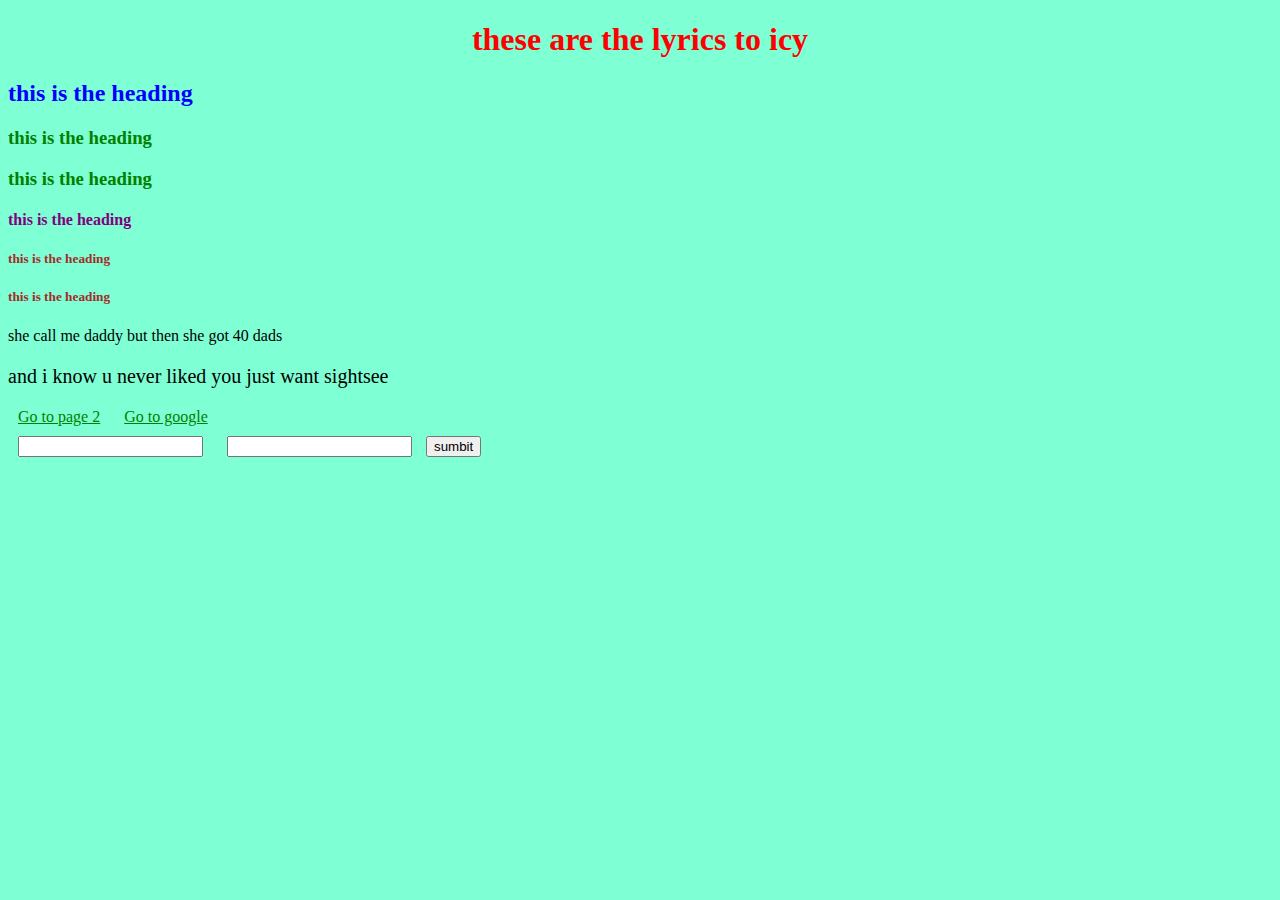
<file: INDEX.HTML>
<!DOCTYPE html>
<html>

<head>
    <title>
        toks site
    </title>
    <link rel="stylesheet" href="style.css">
</head>

<body>
    <h1>
        these are the lyrics to icy
    </h1>
    <h2>
        this is the heading
    </h2>
    <h3>
        this is the heading
    </h3>
    <h3>
        this is the heading
    </h3>
    <h4>
        this is the heading
    </h4>
    <h5>
        this is the heading
    </h5>
    <h5>
        this is the heading
    </h5>
    she call me daddy but then she got 40 dads
    <p> and i know u never liked you just want sightsee</p>
    <a href="page.html">Go to page 2</a>
    <a href="http://www.google.com">Go to google</a>
    <form>
        <input type= "text">
        <input type= "number">
        
        <button>sumbit</button>
    </form>
</body>

</html>
</file>
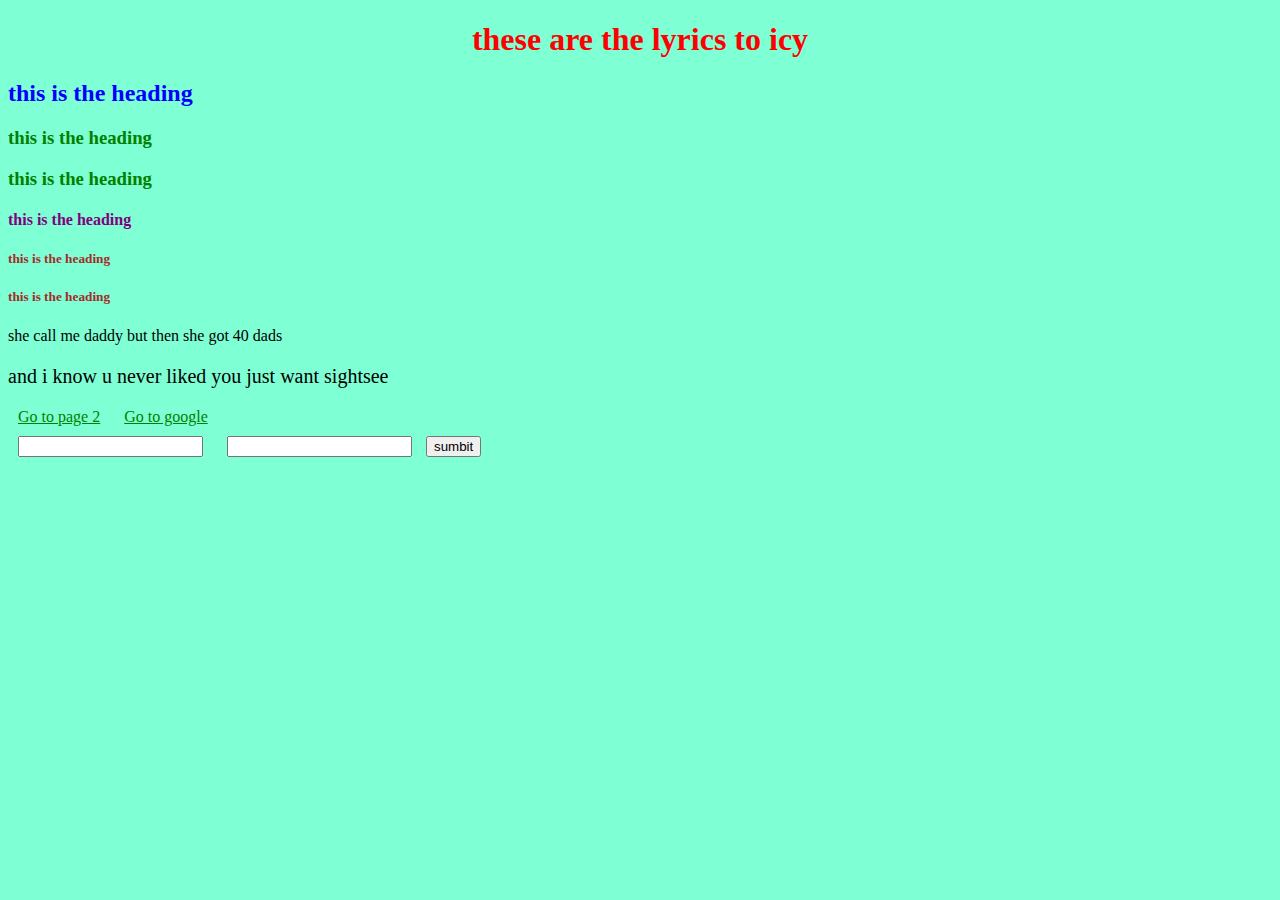
<file: index.html>
<!DOCTYPE html>
<html>

<head>
    <title>
        toks site
    </title>
    <link rel="stylesheet" href="style.css">
</head>

<body>
    <h1>
        these are the lyrics to icy
    </h1>
    <h2>
        this is the heading
    </h2>
    <h3>
        this is the heading
    </h3>
    <h3>
        this is the heading
    </h3>
    <h4>
        this is the heading
    </h4>
    <h5>
        this is the heading
    </h5>
    <h5>
        this is the heading
    </h5>
    she call me daddy but then she got 40 dads
    <p> and i know u never liked you just want sightsee</p>
    <a href="page.html">Go to page 2</a>
    <a href="http://www.google.com">Go to google</a>
    <form>
        <input type= "text">
        <input type= "number">
        
        <button>sumbit</button>
    </form>
</body>

</html>
</file>
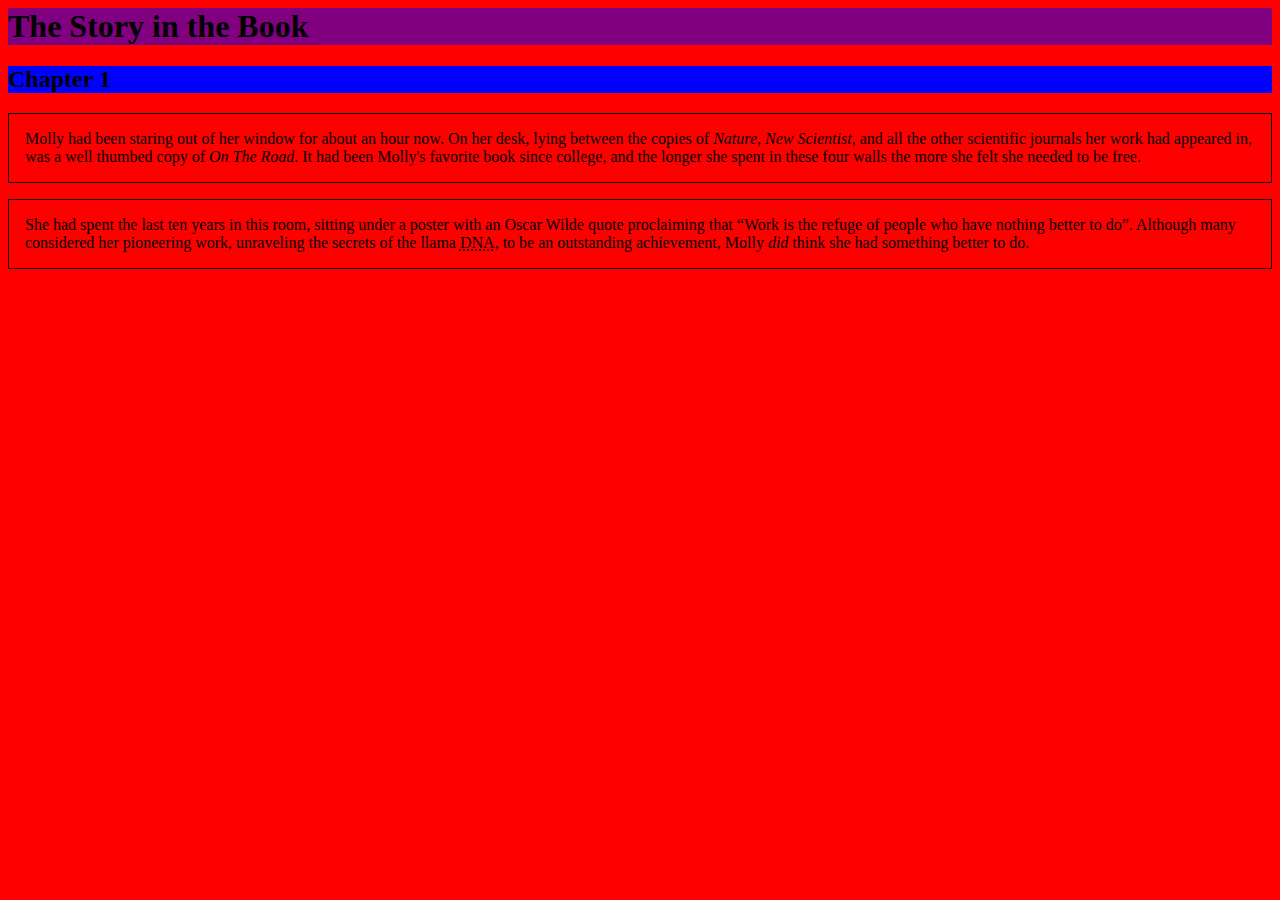
<file: assignment 2.html>
<!DOCTYPE =html>
<html>

<head>
    <link href="assignment 2 .css" rel="stylesheet">
    <title>Text</title>
</head>

<body>
    <h1>The Story in the Book</h1>
    <h2>Chapter 1</h2>
    <p>Molly had been staring out of her window for about an hour now. On her desk, lying between the copies of <i>Nature</i>,
        <i>New Scientist</i>, and all the other scientific journals her work had appeared in, was a well thumbed copy of
        <cite>On The Road</cite>. It had been Molly's favorite book since college, and the longer she spent in these four
        walls the more she felt she needed to be free.</p>
    <p>She had spent the last ten years in this room, sitting under a poster with an Oscar Wilde quote proclaiming that <q>Work
            is the refuge of people who have nothing better to do</q>. Although many considered her pioneering work, unraveling
        the secrets of the llama <abbr title="Deoxyribonucleic acid">DNA</abbr>, to be an outstanding achievement, Molly
        <em>did</em> think she had something better to do.</p>
</body>

</html>
</file>
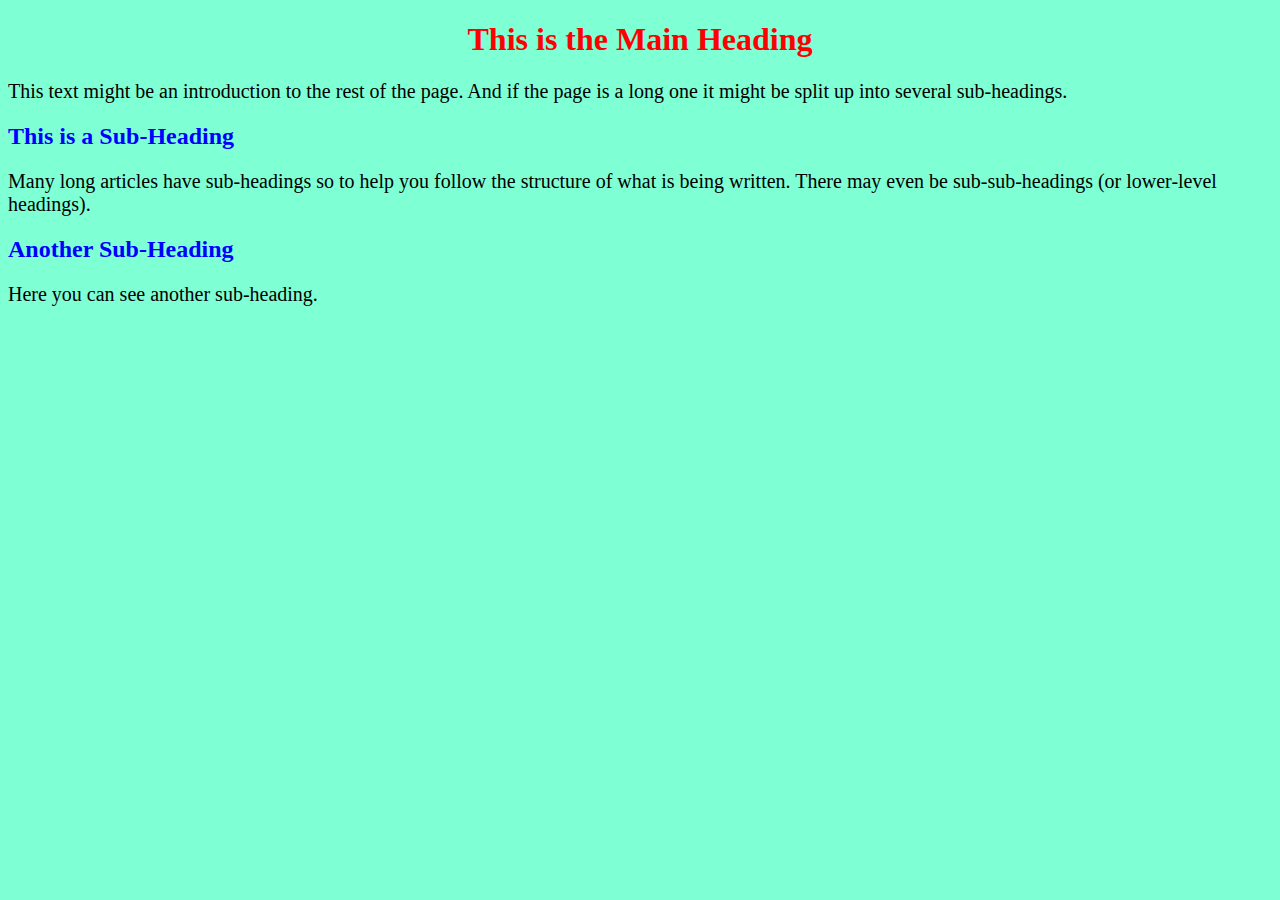
<file: assignment.html>
<!DOCTYPE html>
<html>
<head>
    <title>
        html and css
    </title>
    <link rel="stylesheet" href="style.css">
</head>
<body>
    <h1>This is the Main Heading</h1>
    <p>This text might be an introduction to the rest of the page. And if the page is a long one it might be split up into
        several sub-headings.
        <p>
            <h2>This is a Sub-Heading</h2>
            <p>Many long articles have sub-headings so to help you follow the structure of what is being written. There may
                even be sub-sub-headings (or lower-level headings).
            </p>
            <h2>Another Sub-Heading</h2>
            <p>Here you can see another sub-heading.</p>
</body>

</html>
</file>
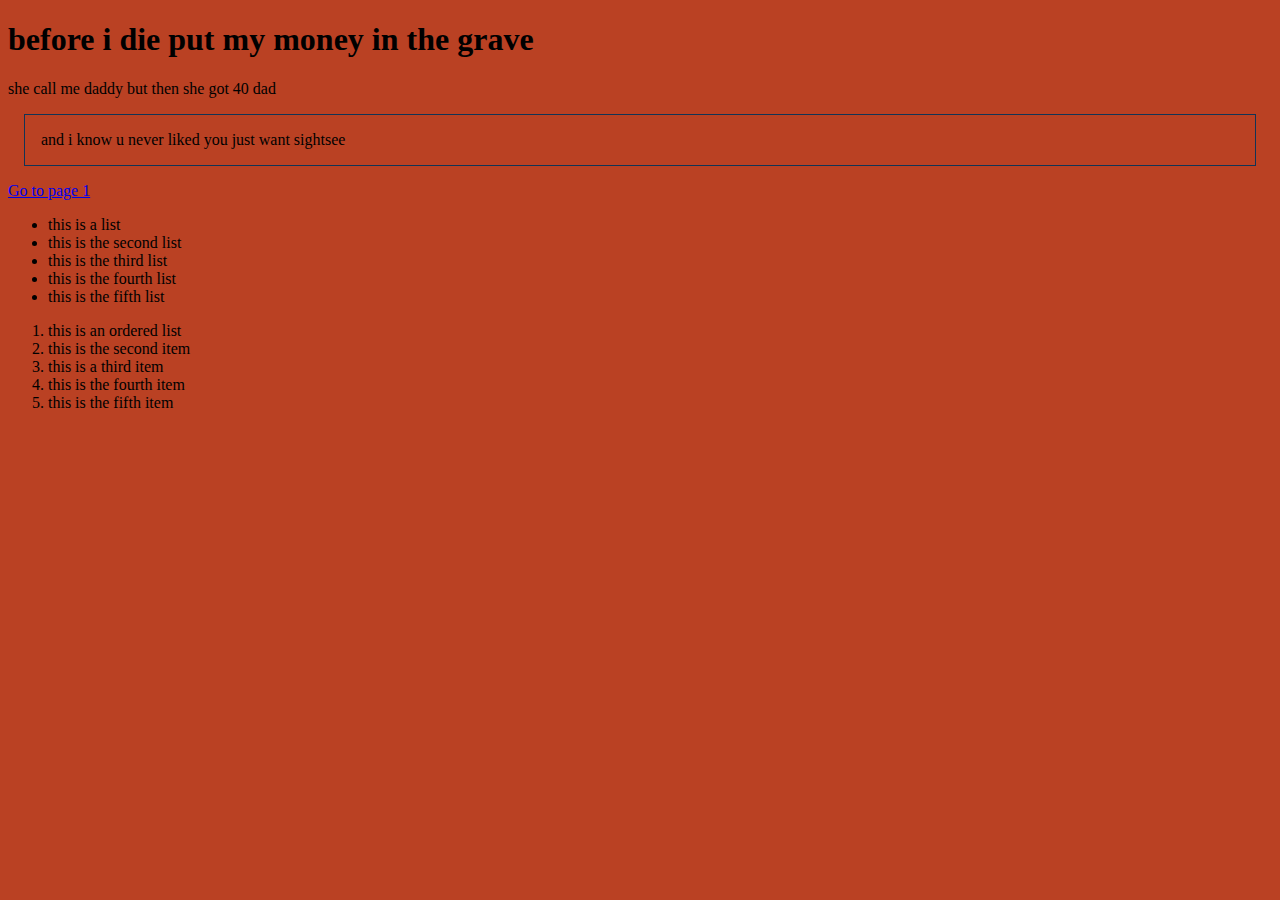
<file: page.html>
<!DOCTYPE html>
<html>
<head>
    <title>
        toks site second page
    </title>
    <style>
        body {
            background-color: #ba4123
        }

        p {
            margin: 1em;
            padding: 1em;
        }
    </style>
</head>

<body>
    <h1>
        before i die put my money in the grave
    </h1>
    she call me daddy but then she got 40 dad
    <p style="border-width: 1px; border-style: solid; border-color: #123456"> and i know u never liked you just want sightsee
        </p>
    <a href="index.html">Go to page 1</a>
    <ul>
        <li>
            this is a list
        </li>
        <li>
            this is the second list
        </li>
        <li>
            this is the third list
        </li>
        <li>
            this is the fourth list
        </li>
        <li>
            this is the fifth list
        </li>
    </ul>
    <ol>
        <li>
            this is an ordered list
        </li>
        <li>
            this is the second item
        </li>
        <li>
            this is a third item
        </li>
        <li>
            this is the fourth item
        </li>
        <li>
            this is the fifth item
        </li>
    </ol>
</body>

</html>
</file>
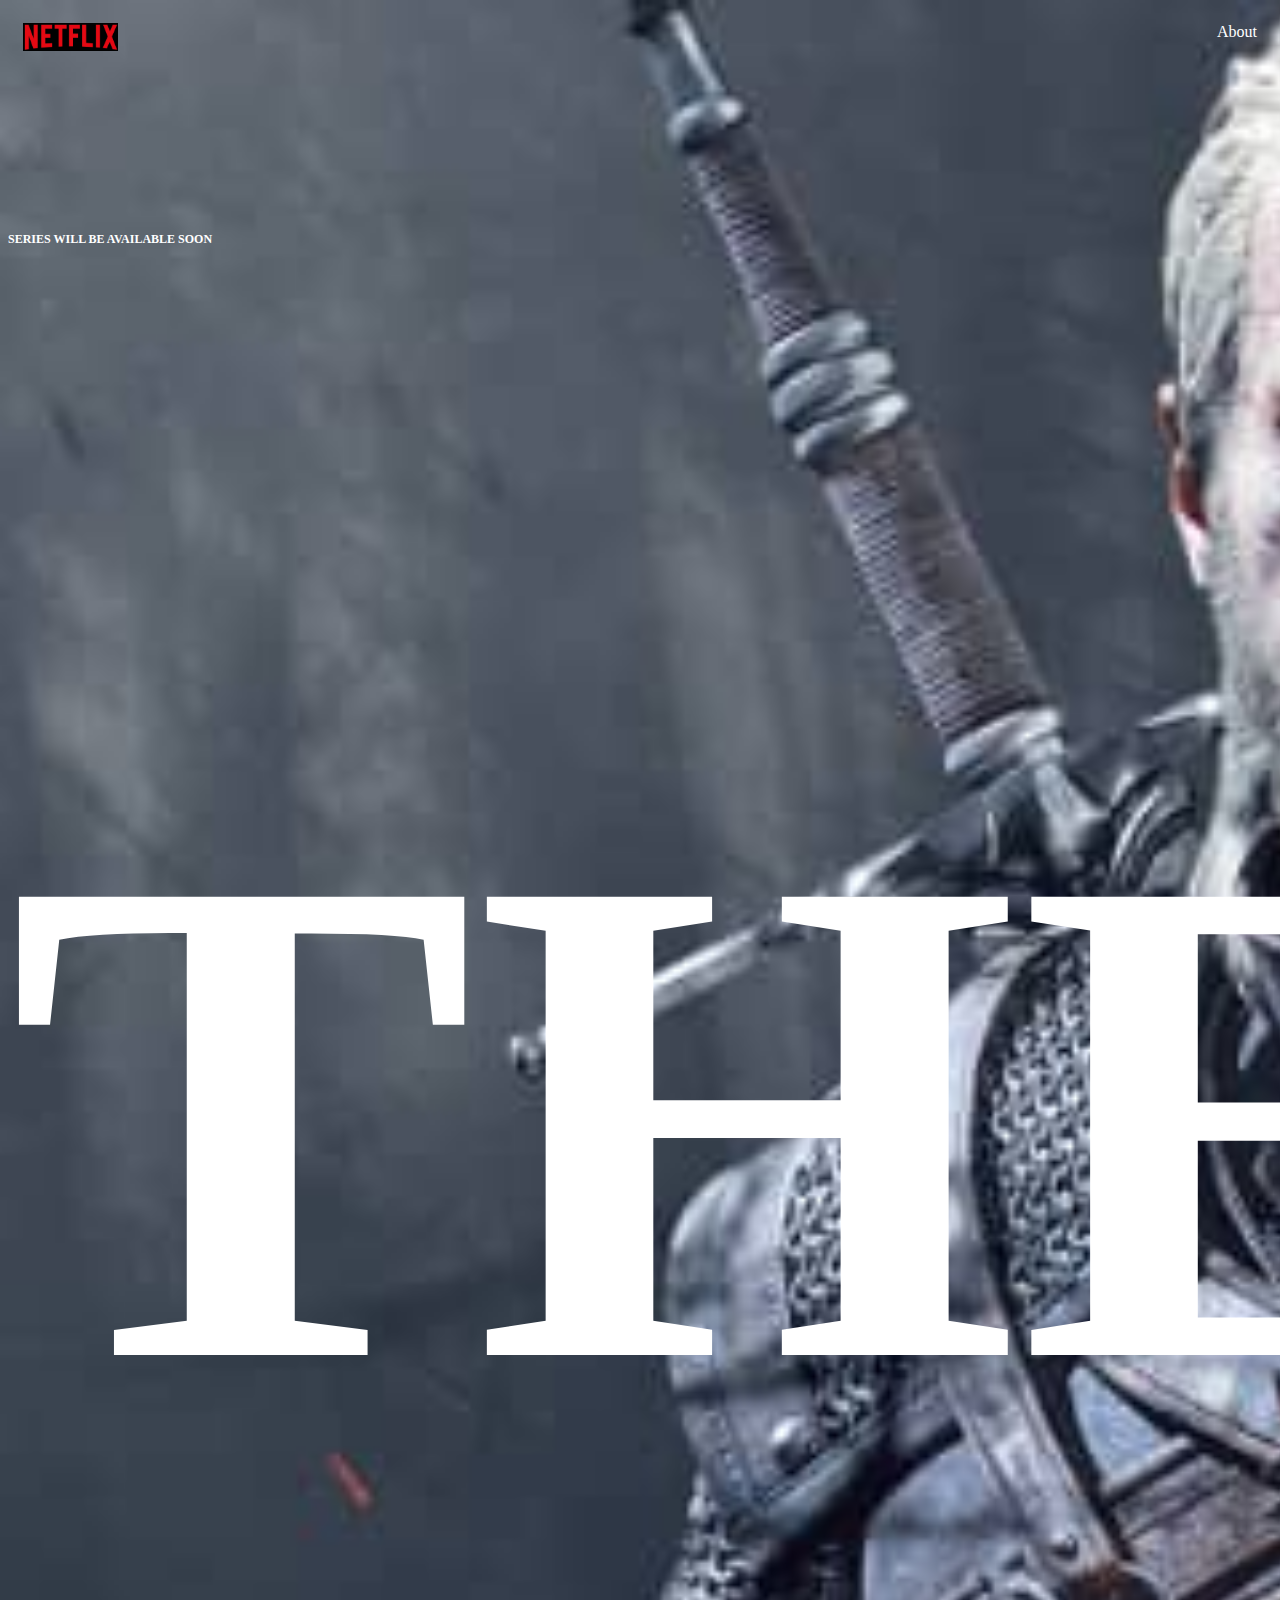
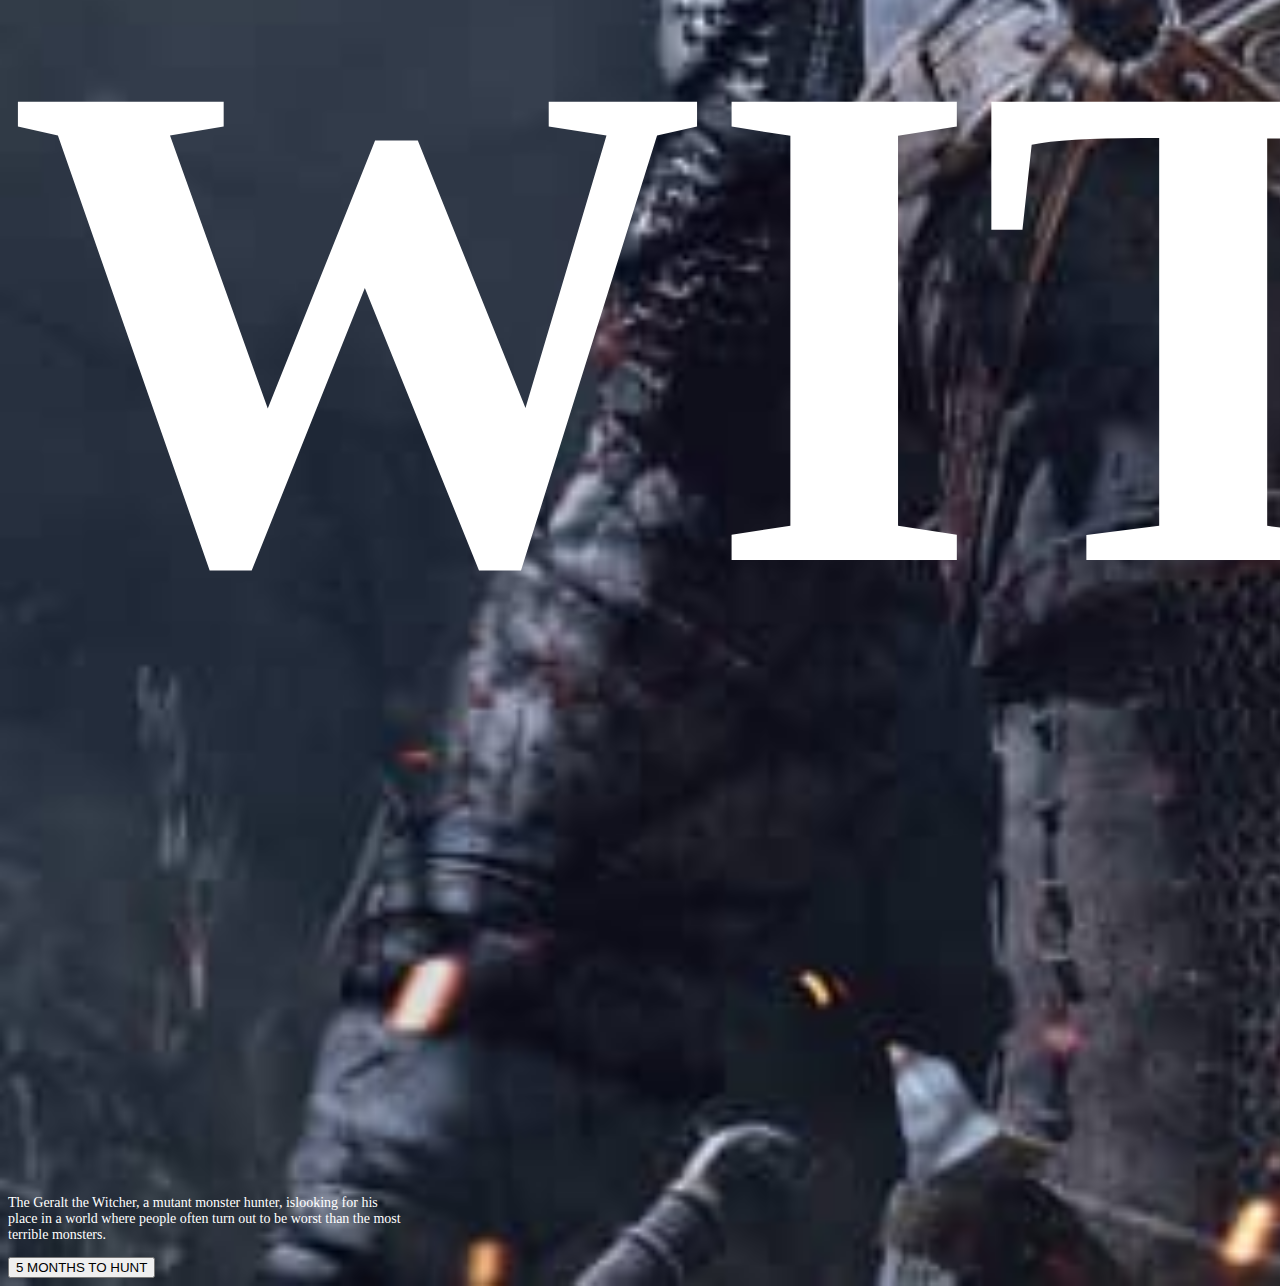
<file: witcher.html>
<!DOCTYPE html>
<html>

<head>
    <link href="witcher.css" rel="stylesheet">
    <title>
        The Witcher
    </title>
</head>

<body>
    <nav class="navbar">
        <img src=net.png alt="logo" class="logo" />
        <a href="About">About</a>
    </nav>
    <main class="row">
        <div class="column">
            <h3 class="first">Series will be available soon</h3>
            <h1 class="second">The Witcher</h1>
            <p class="paragraph">The Geralt the Witcher, a mutant monster hunter, islooking for his place in a world where
                people often turn out to be worst than the most terrible monsters.
            </p>
            <div class="dema">
                <button class="button">5 MONTHS TO HUNT</button>
            </div>
        </div>
    </main>
</body>

</html>
</file>
<file: style.css>
body {
    background-color:aquamarine;
}
h1 {
    color:red;
    text-align: center;
}
h2{
    color: red
}
h2{
   color :blue
}
h3{
 color: green
}
h4{
    color:purple
}
h5{
    color: brown
}
h6{
    color: orange
}

p {
    font-family: red;
    font-size: 20px
}
a{
    color:green;
    padding: 10px;
}
input{
    margin:10px;
}
</file>
<file: assignment 2 .css>
body{
    background-color: red;
}
p{
    border:1px solid black;
    padding: 1em;
}
h1{
    background-color: purple;
}
h2{
    background-color :blue;
}
</file>
<file: witcher.css>
body{
    background-image: url(witch.jpg);
    background-size: cover;
    background-repeat: no-repeat;
    background-position: top;
}

.logo {
    width: 95px;
}

.navbar {
    padding: 15px
}
.navbar a {
    float: right;
    color: white;
    text-decoration: none;
}

.column  {
    font-size: 14px
}

.column {
    width: 400px;
    color: white;
    padding-top: 150px;
}

.first {
    font-size: 12px;
    text-transform: uppercase;
}

.second {
    text-transform: uppercase;
    font-size: 50EM;
}
</file>
